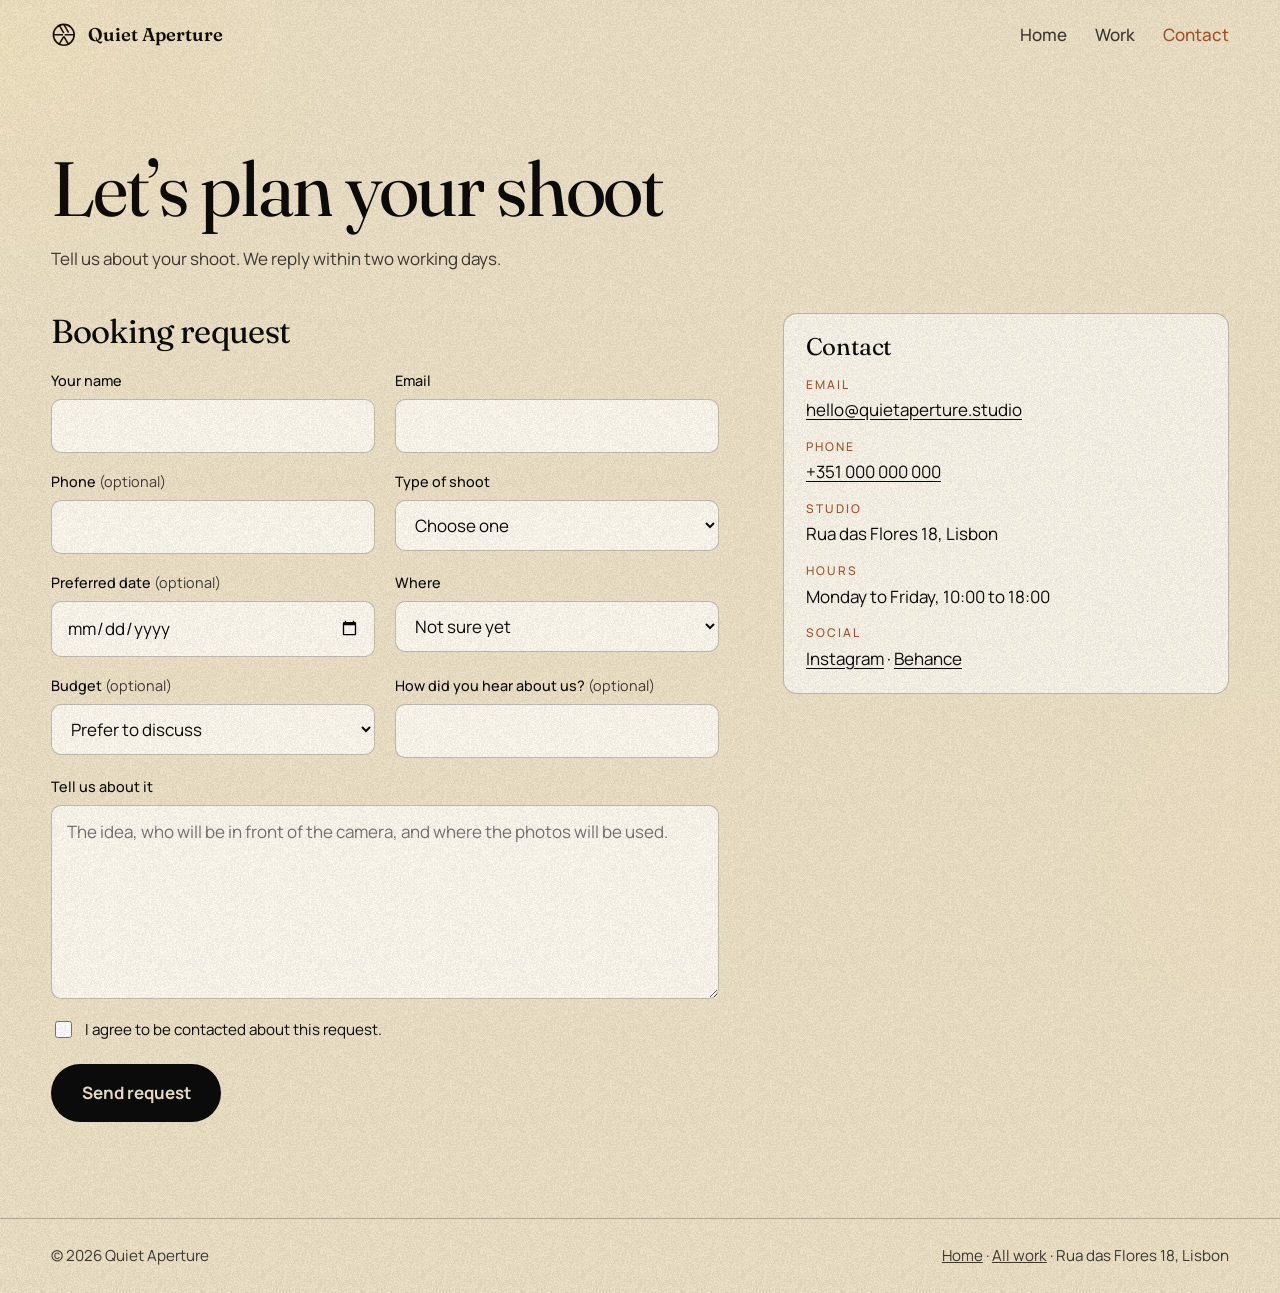
<file: contact.html>
<!DOCTYPE html>
<html lang="en">
<head>
<meta charset="UTF-8">
<meta name="viewport" content="width=device-width, initial-scale=1">
<title>Book a shoot, Quiet Aperture</title>
<meta name="description" content="Request a booking with Quiet Aperture: portraits, fashion, editorial, brand work and event coverage in Lisbon.">
<meta name="theme-color" content="#efe3c8">
<script>try{if(sessionStorage.getItem("fxiris")&&!matchMedia("(prefers-reduced-motion: reduce)").matches)document.documentElement.classList.add("fx-cover")}catch(e){}</script>
<link rel="icon" href="data:image/svg+xml,%3Csvg xmlns=%27http://www.w3.org/2000/svg%27 viewBox=%270 0 32 32%27 fill=%27none%27 stroke=%27%230b0b0b%27 stroke-width=%272%27%3E%3Ccircle cx=%2716%27 cy=%2716%27 r=%2713%27/%3E%3Cpath d=%27M16 3l6 10.4M29 16H17M22 28.4L16 18M10 28.4l6-10.4M3 16h12M10 3.6L16 14%27/%3E%3C/svg%3E">

<link rel="preconnect" href="https://fonts.googleapis.com">
<link rel="preconnect" href="https://fonts.gstatic.com" crossorigin>
<link href="https://fonts.googleapis.com/css2?family=Fraunces:ital,wght@0,400;0,600;1,400&family=Manrope:wght@400;500;700&display=swap" rel="stylesheet">
<link rel="stylesheet" href="css/work.css">
<link rel="stylesheet" href="css/contact.css">
<link rel="stylesheet" href="css/fx.css">
</head>
<body>

<header>
  <a class="logo" href="index.html" aria-label="Quiet Aperture, home">
    <svg viewBox="0 0 32 32" fill="none" stroke="#0b0b0b" stroke-width="2" aria-hidden="true"><circle cx="16" cy="16" r="13"/><path d="M16 3l6 10.4M29 16H17M22 28.4L16 18M10 28.4l6-10.4M3 16h12M10 3.6L16 14"/></svg>
    Quiet Aperture
  </a>
  <nav aria-label="Main">
    <a href="index.html">Home</a>
    <a href="work.html">Work</a>
    <a href="contact.html" aria-current="page">Contact</a>
  </nav>
</header>

<main>
  <section class="intro">
    <h1>Let&rsquo;s plan your shoot</h1>
    <p class="lead">Tell us about your shoot. We reply within two working days.</p>
  </section>

  <div class="contact-grid">
    <form id="book" class="form" novalidate>
      <h2>Booking request</h2>

      <div class="row">
        <div class="field"><label for="name">Your name</label><input id="name" name="name" type="text" autocomplete="name" required></div>
        <div class="field"><label for="email">Email</label><input id="email" name="email" type="email" autocomplete="email" required></div>
      </div>
      <div class="row">
        <div class="field"><label for="phone">Phone <span>(optional)</span></label><input id="phone" name="phone" type="tel" autocomplete="tel"></div>
        <div class="field">
          <label for="service">Type of shoot</label>
          <select id="service" name="service" required>
            <option value="">Choose one</option>
            <option value="portrait">Portraits</option>
            <option value="fashion">Fashion and lookbooks</option>
            <option value="editorial">Editorial</option>
            <option value="brand">Brand and commercial</option>
            <option value="event">Event coverage</option>
            <option value="retouch">Retouching only</option>
            <option value="other">Something else</option>
          </select>
        </div>
      </div>

      <fieldset class="event" id="event-fields" hidden disabled>
        <legend>Event details</legend>
        <div class="row">
          <div class="field"><label for="event-name">Event</label><input id="event-name" name="event_name" type="text" placeholder="Wedding, launch, workshop"></div>
          <div class="field"><label for="event-date">Event date</label><input id="event-date" name="event_date" type="date"></div>
        </div>
        <div class="row">
          <div class="field"><label for="event-start">Start time</label><input id="event-start" name="event_start" type="time"></div>
          <div class="field">
            <label for="event-hours">Hours of coverage</label>
            <select id="event-hours" name="event_hours">
              <option value="">Not sure yet</option>
              <option>2 hours</option><option>4 hours</option><option>6 hours</option><option>8 hours</option><option>More than 8 hours</option>
            </select>
          </div>
        </div>
        <div class="row">
          <div class="field"><label for="event-venue">Venue and address</label><input id="event-venue" name="event_venue" type="text"></div>
          <div class="field"><label for="event-guests">Expected guests</label><input id="event-guests" name="event_guests" type="number" min="1" inputmode="numeric"></div>
        </div>
      </fieldset>

      <div class="row" id="date-row">
        <div class="field"><label for="date">Preferred date <span>(optional)</span></label><input id="date" name="date" type="date"></div>
        <div class="field">
          <label for="place">Where</label>
          <select id="place" name="place">
            <option value="">Not sure yet</option>
            <option>In our Lisbon studio</option>
            <option>On location, you tell us where</option>
          </select>
        </div>
      </div>
      <div class="row">
        <div class="field">
          <label for="budget">Budget <span>(optional)</span></label>
          <select id="budget" name="budget">
            <option value="">Prefer to discuss</option>
            <option>Under 500 EUR</option><option>500 to 1,000 EUR</option><option>1,000 to 2,500 EUR</option><option>2,500 EUR or more</option>
          </select>
        </div>
        <div class="field"><label for="source">How did you hear about us? <span>(optional)</span></label><input id="source" name="source" type="text"></div>
      </div>

      <div class="field"><label for="message">Tell us about it</label><textarea id="message" name="message" rows="6" required placeholder="The idea, who will be in front of the camera, and where the photos will be used."></textarea></div>

      <div class="hp" aria-hidden="true"><label>Leave this empty <input type="text" name="website" tabindex="-1" autocomplete="off"></label></div>

      <label class="check"><input type="checkbox" id="consent" name="consent" required> I agree to be contacted about this request.</label>

      <div class="actions">
        <button class="btn primary" type="submit">Send request</button>
        <span class="status" id="status" role="status" aria-live="polite"></span>
      </div>
    </form>

    <aside class="side">
      <div class="card">
        <h2>Contact</h2>
        <dl>
          <div><dt>Email</dt><dd><a href="mailto:hello@quietaperture.studio">hello@quietaperture.studio</a></dd></div>
          <div><dt>Phone</dt><dd><a href="tel:+351000000000">+351 000 000 000</a></dd></div>
          <div><dt>Studio</dt><dd>Rua das Flores 18, Lisbon</dd></div>
          <div><dt>Hours</dt><dd>Monday to Friday, 10:00 to 18:00</dd></div>
          <div><dt>Social</dt><dd><a href="#">Instagram</a> &middot; <a href="#">Behance</a></dd></div>
        </dl>
      </div>

    </aside>
  </div>
</main>

<footer>
  <span>&copy; 2026 Quiet Aperture</span>
  <span><a href="index.html">Home</a> &middot; <a href="work.html">All work</a> &middot; Rua das Flores 18, Lisbon</span>
</footer>

<script src="js/contact.js"></script>
<script src="js/fx.js"></script>
</body>
</html>
</file>
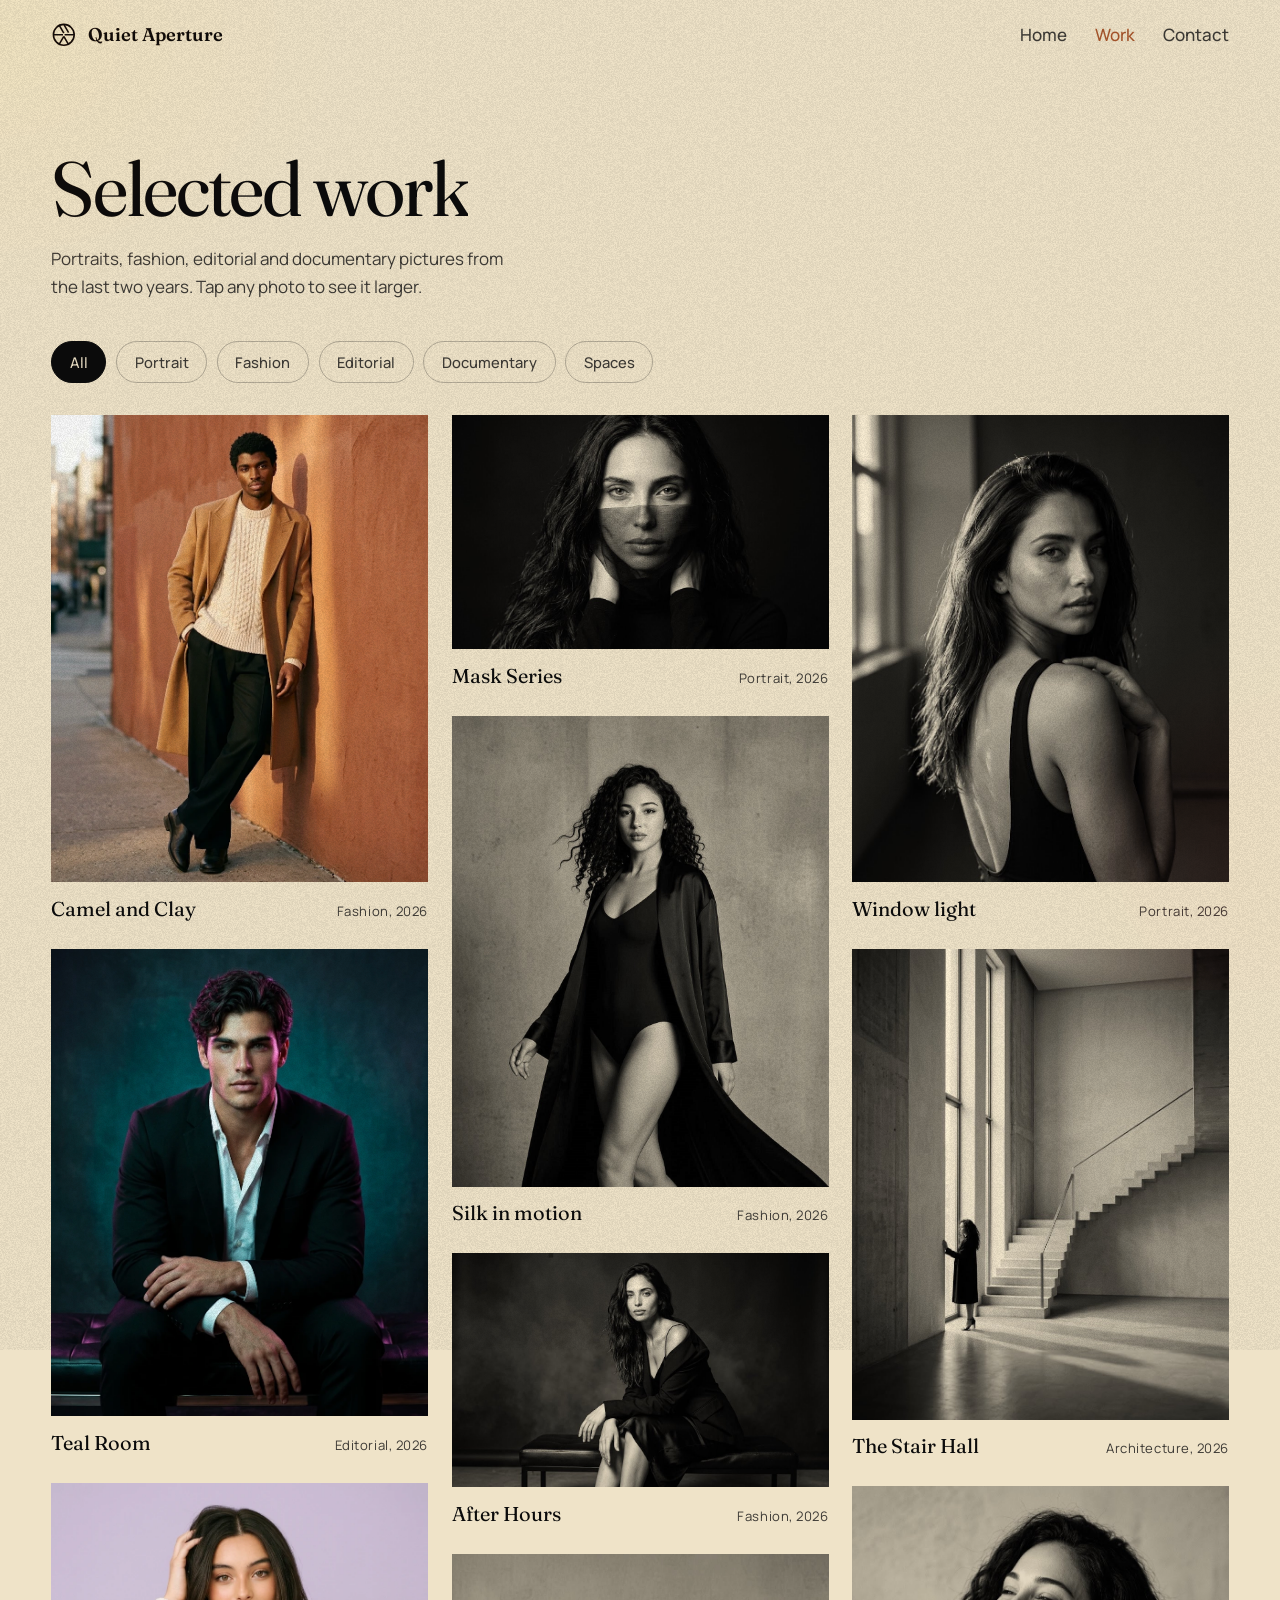
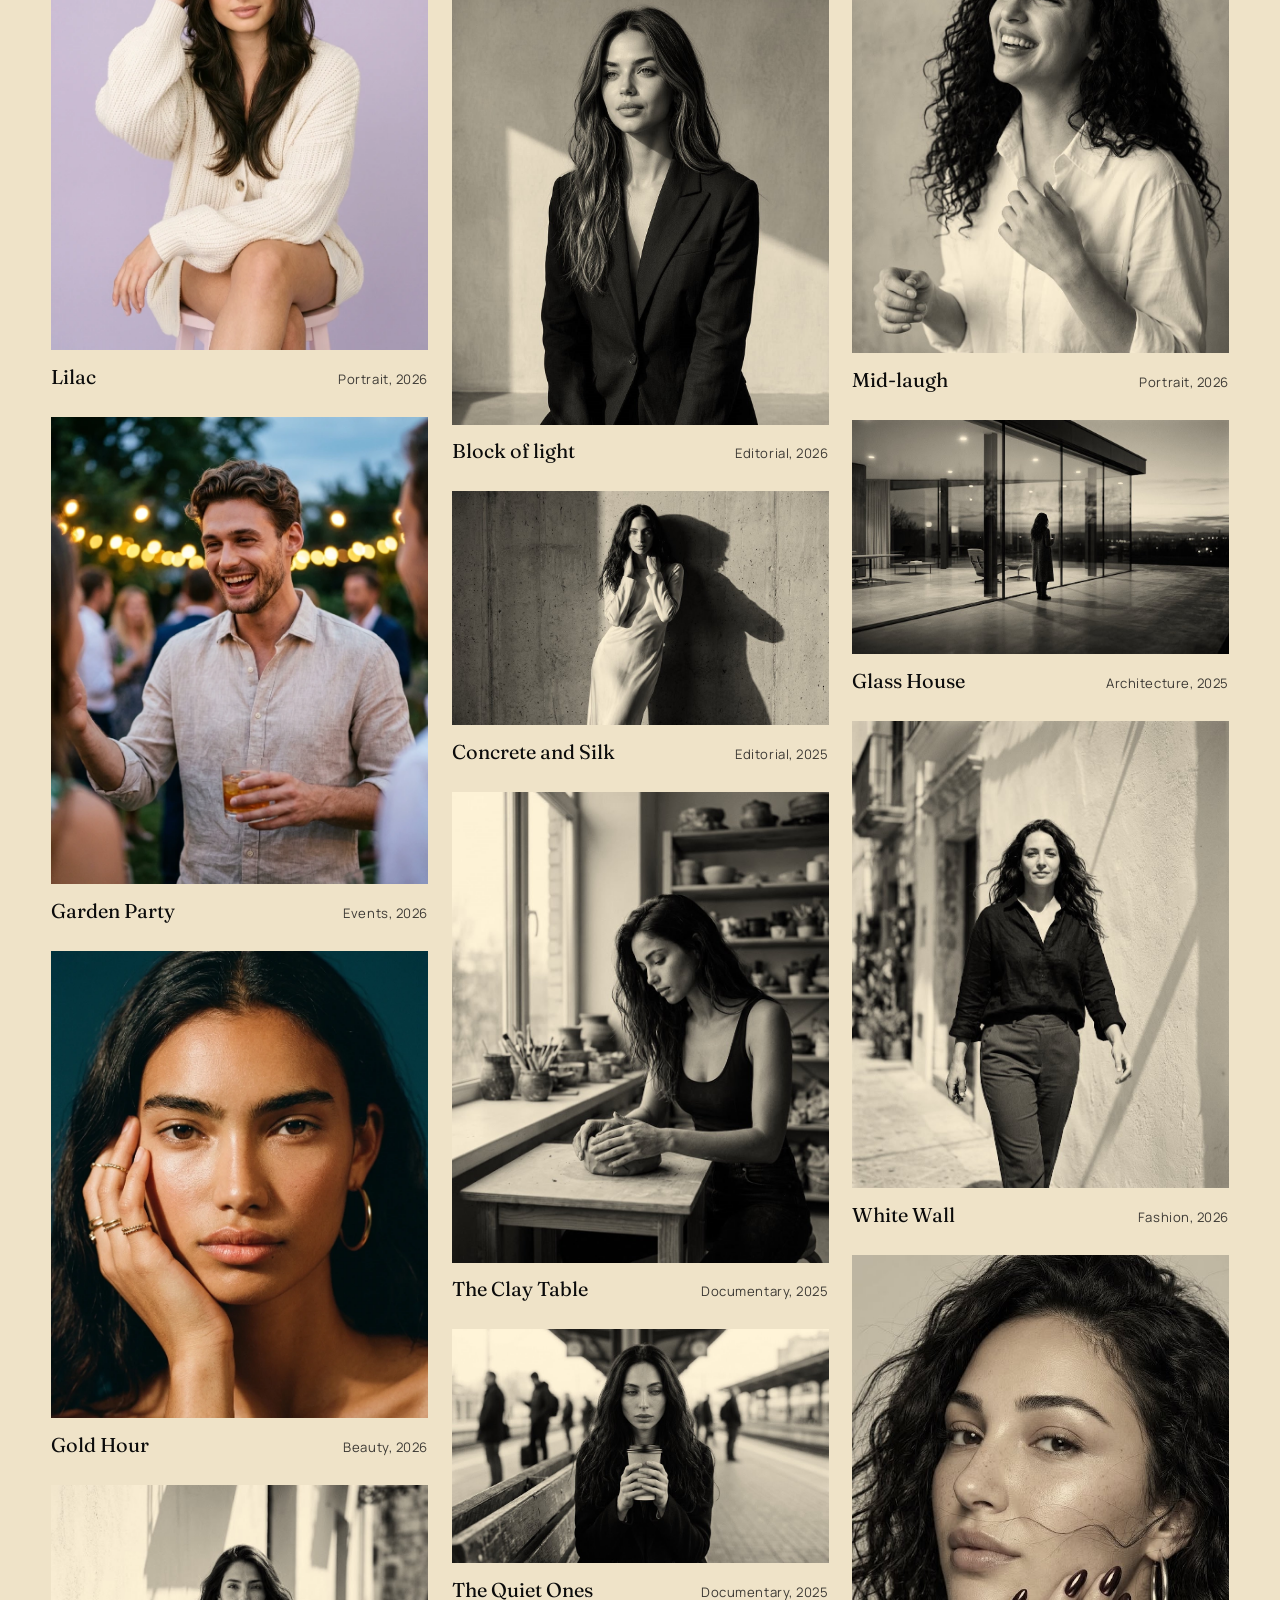
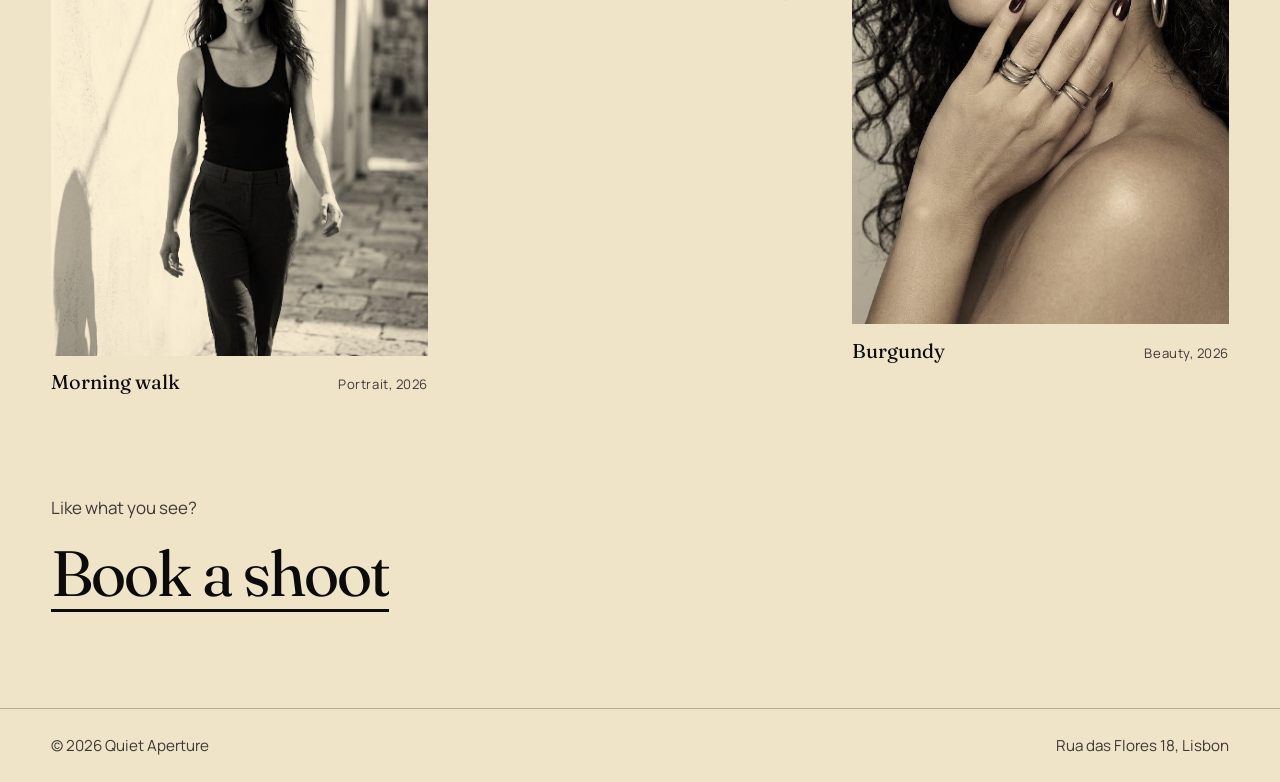
<file: work.html>
<!DOCTYPE html>
<html lang="en">
<head>
<meta charset="UTF-8">
<meta name="viewport" content="width=device-width, initial-scale=1">
<title>Work, Quiet Aperture</title>
<meta name="description" content="Selected portrait, fashion, editorial and documentary work from Quiet Aperture in Lisbon.">
<meta name="theme-color" content="#efe3c8">
<script>try{if(sessionStorage.getItem("fxiris")&&!matchMedia("(prefers-reduced-motion: reduce)").matches)document.documentElement.classList.add("fx-cover")}catch(e){}</script>
<link rel="icon" href="data:image/svg+xml,%3Csvg xmlns=%27http://www.w3.org/2000/svg%27 viewBox=%270 0 32 32%27 fill=%27none%27 stroke=%27%230b0b0b%27 stroke-width=%272%27%3E%3Ccircle cx=%2716%27 cy=%2716%27 r=%2713%27/%3E%3Cpath d=%27M16 3l6 10.4M29 16H17M22 28.4L16 18M10 28.4l6-10.4M3 16h12M10 3.6L16 14%27/%3E%3C/svg%3E">

<!--
  HOW TO ADD A PHOTO
  Copy one <figure> block below, change the file name, width, height (the real pixel size), the title and the
  data-cat (portrait, fashion, editorial, documentary or space). Put the image in the "images" folder.
-->

<link rel="preconnect" href="https://fonts.googleapis.com">
<link rel="preconnect" href="https://fonts.gstatic.com" crossorigin>
<link href="https://fonts.googleapis.com/css2?family=Fraunces:ital,wght@0,400;0,600;1,400&family=Manrope:wght@400;500;700&display=swap" rel="stylesheet">

<link rel="stylesheet" href="css/work.css">
<link rel="stylesheet" href="css/fx.css">
</head>
<body>

<header>
  <a class="logo" href="index.html" aria-label="Quiet Aperture, home">
    <svg viewBox="0 0 32 32" fill="none" stroke="#0b0b0b" stroke-width="2" aria-hidden="true"><circle cx="16" cy="16" r="13"/><path d="M16 3l6 10.4M29 16H17M22 28.4L16 18M10 28.4l6-10.4M3 16h12M10 3.6L16 14"/></svg>
    Quiet Aperture
  </a>
  <nav aria-label="Main">
    <a href="index.html">Home</a>
    <a href="work.html" aria-current="page">Work</a>
    <a href="contact.html">Contact</a>
  </nav>
</header>

<main>
  <section class="intro">
    <h1>Selected work</h1>
    <p class="lead">Portraits, fashion, editorial and documentary pictures from the last two years. Tap any photo to see it larger.</p>
  </section>

  <div class="filters" role="group" aria-label="Filter by type">
    <button type="button" aria-pressed="true" data-filter="all">All</button>
    <button type="button" aria-pressed="false" data-filter="portrait">Portrait</button>
    <button type="button" aria-pressed="false" data-filter="fashion">Fashion</button>
    <button type="button" aria-pressed="false" data-filter="editorial">Editorial</button>
    <button type="button" aria-pressed="false" data-filter="documentary">Documentary</button>
    <button type="button" aria-pressed="false" data-filter="space">Spaces</button>
  </div>

  <div class="grid">
    <figure data-cat="fashion"><button class="ph" type="button"><img src="images/colour/fashion-camel-coat.webp" width="825" height="1024" loading="lazy" decoding="async" alt="A man in a camel coat leans against a terracotta wall in golden light."></button><figcaption><b>Camel and Clay</b><span>Fashion, 2026</span></figcaption></figure>
    <figure data-cat="editorial"><button class="ph" type="button"><img src="images/colour/editorial-teal-magenta.webp" width="825" height="1024" loading="lazy" decoding="async" alt="A man in a black blazer sits on a leather bench against a deep teal wall."></button><figcaption><b>Teal Room</b><span>Editorial, 2026</span></figcaption></figure>
    <figure data-cat="portrait"><button class="ph" type="button"><img src="images/colour/portrait-lilac.webp" width="825" height="1024" loading="lazy" decoding="async" alt="A woman in a cream cardigan sits on a pink stool against a lilac backdrop."></button><figcaption><b>Lilac</b><span>Portrait, 2026</span></figcaption></figure>
    <figure data-cat="documentary"><button class="ph" type="button"><img src="images/colour/event-garden-party.webp" width="825" height="1024" loading="lazy" decoding="async" alt="A man laughs at an evening garden party under string lights."></button><figcaption><b>Garden Party</b><span>Events, 2026</span></figcaption></figure>
    <figure data-cat="portrait"><button class="ph" type="button"><img src="images/colour/beauty-gold.webp" width="825" height="1024" loading="lazy" decoding="async" alt="A close beauty portrait with gold rings and a hoop earring against a teal backdrop."></button><figcaption><b>Gold Hour</b><span>Beauty, 2026</span></figcaption></figure>
    <figure data-cat="portrait"><button class="ph" type="button"><img src="images/capture-portraits.jpg" width="819" height="1024" loading="lazy" decoding="async" alt="A woman in a black top walks toward the camera along a sunlit white wall."></button><figcaption><b>Morning walk</b><span>Portrait, 2026</span></figcaption></figure>
    <figure data-cat="portrait"><button class="ph" type="button"><img src="images/work-mask-series.jpg" width="1024" height="637" loading="lazy" decoding="async" alt="A woman with a sheer black veil over the lower half of her face, looking into the camera."></button><figcaption><b>Mask Series</b><span>Portrait, 2026</span></figcaption></figure>
    <figure data-cat="fashion"><button class="ph" type="button"><img src="images/capture-fashion.jpg" width="1125" height="1406" loading="lazy" decoding="async" alt="A model in a long black silk coat caught mid-step against a concrete wall."></button><figcaption><b>Silk in motion</b><span>Fashion, 2026</span></figcaption></figure>
    <figure data-cat="fashion"><button class="ph" type="button"><img src="images/work-after-hours.jpg" width="1024" height="637" loading="lazy" decoding="async" alt="A woman in a black jacket and satin dress seated on a leather bench in a dark studio."></button><figcaption><b>After Hours</b><span>Fashion, 2026</span></figcaption></figure>
    <figure data-cat="editorial"><button class="ph" type="button"><img src="images/capture-editorial.jpg" width="1125" height="1406" loading="lazy" decoding="async" alt="A woman in a black blazer seated on a stool with a diagonal block of light on the wall behind her."></button><figcaption><b>Block of light</b><span>Editorial, 2026</span></figcaption></figure>
    <figure data-cat="editorial"><button class="ph" type="button"><img src="images/work-concrete-silk.jpg" width="1024" height="637" loading="lazy" decoding="async" alt="A woman in a pale silk dress leaning on a concrete wall, her shadow beside her."></button><figcaption><b>Concrete and Silk</b><span>Editorial, 2025</span></figcaption></figure>
    <figure data-cat="documentary"><button class="ph" type="button"><img src="images/capture-documentary.jpg" width="819" height="1024" loading="lazy" decoding="async" alt="A woman shaping clay at a wooden table beside a large window in a ceramic workshop."></button><figcaption><b>The Clay Table</b><span>Documentary, 2025</span></figcaption></figure>
    <figure data-cat="documentary"><button class="ph" type="button"><img src="images/work-quiet-ones.jpg" width="1024" height="637" loading="lazy" decoding="async" alt="A woman holding a paper cup on a station platform while commuters blur behind her."></button><figcaption><b>The Quiet Ones</b><span>Documentary, 2025</span></figcaption></figure>
    <figure data-cat="portrait"><button class="ph" type="button"><img src="images/more-over-shoulder.jpg" width="825" height="1024" loading="lazy" decoding="async" alt="A woman looks back over her bare shoulder, lit by a window."></button><figcaption><b>Window light</b><span>Portrait, 2026</span></figcaption></figure>
    <figure data-cat="space"><button class="ph" type="button"><img src="images/capture-spaces.jpg" width="819" height="1024" loading="lazy" decoding="async" alt="A small figure in a black coat stands beside a tall window next to a long concrete staircase."></button><figcaption><b>The Stair Hall</b><span>Architecture, 2026</span></figcaption></figure>
    <figure data-cat="portrait"><button class="ph" type="button"><img src="images/more-laughing.jpg" width="825" height="1024" loading="lazy" decoding="async" alt="A woman with long dark curls laughs, head turned to the side, in a white shirt."></button><figcaption><b>Mid-laugh</b><span>Portrait, 2026</span></figcaption></figure>
    <figure data-cat="space"><button class="ph" type="button"><img src="images/work-glass-house.jpg" width="1024" height="637" loading="lazy" decoding="async" alt="A small figure stands inside a glass house at dusk."></button><figcaption><b>Glass House</b><span>Architecture, 2025</span></figcaption></figure>
    <figure data-cat="fashion"><button class="ph" type="button"><img src="images/more-walking-linen.jpg" width="825" height="1024" loading="lazy" decoding="async" alt="A woman in a black linen shirt walks along a sunlit white wall."></button><figcaption><b>White Wall</b><span>Fashion, 2026</span></figcaption></figure>
    <figure data-cat="portrait"><button class="ph" type="button"><img src="images/more-beauty.jpg" width="576" height="1024" loading="lazy" decoding="async" alt="A close beauty portrait with burgundy nails, silver rings and a hoop earring."></button><figcaption><b>Burgundy</b><span>Beauty, 2026</span></figcaption></figure>
  </div>

  <section class="cta">
    <p class="lead">Like what you see?</p>
    <a class="big" href="contact.html#book">Book a shoot</a>
  </section>
</main>

<footer>
  <span>&copy; 2026 Quiet Aperture</span>
  <span>Rua das Flores 18, Lisbon</span>
</footer>

<div class="viewer" role="dialog" aria-modal="true" aria-label="Photo viewer">
  <button type="button" class="close">Close</button>
  <img alt="">
  <p></p>
</div>

<script src="js/work.js"></script>
<script src="js/fx.js"></script>
</body>
</html>
</file>
<file: css/work.css>
:root {
  --bg: #efe3c8;
  --ink: #0b0b0b;
  --muted: #3d3a35;
  --line: rgba(11, 11, 11, 0.25);
  --paper-hi: #fbf6ea;
  --accent: #a8552a;
  --brass: #b89a5e;
  --display: "Fraunces", Georgia, "Times New Roman", serif;
  --body: "Manrope", "Helvetica Neue", Arial, sans-serif;
  --pad: clamp(1.25rem, 4vw, 3.5rem);
}
*, *::before, *::after { box-sizing: border-box; }
body { margin: 0; background: var(--bg); color: var(--ink); font-family: var(--body); font-size: 1.0625rem; line-height: 1.65; -webkit-font-smoothing: antialiased; }
a { color: inherit; }
:focus-visible { outline: 3px solid var(--accent); outline-offset: 4px; }

header { display: flex; justify-content: space-between; align-items: center; gap: 1.5rem; padding: 1.25rem var(--pad); }
.logo { display: inline-flex; align-items: center; gap: 0.7rem; font-family: var(--display); font-weight: 600; font-size: 1.15rem; text-decoration: none; }
.logo svg { width: 1.6rem; height: 1.6rem; }
nav { display: flex; gap: 1.75rem; }
nav a { text-decoration: none; color: var(--muted); font-weight: 500; }
nav a:hover, nav a[aria-current] { color: var(--accent); }

.intro { padding: clamp(2.5rem, 7vw, 5rem) var(--pad) 1.5rem; }
h1 { margin: 0 0 1rem; font-family: var(--display); font-weight: 400; font-size: clamp(2.4rem, 6vw, 5.5rem); line-height: 1.02; letter-spacing: -0.03em; }
.lead { margin: 0; color: var(--muted); max-width: 46ch; }

.filters { display: flex; flex-wrap: wrap; gap: 0.6rem; padding: 1rem var(--pad) 2rem; }
.filters button { font: inherit; font-size: 0.92rem; font-weight: 500; padding: 0.5rem 1.1rem; border-radius: 999px; border: 1px solid var(--line); background: none; color: var(--muted); cursor: pointer; }
.filters button:hover { color: var(--ink); }
.filters button[aria-pressed="true"] { background: var(--ink); border-color: var(--ink); color: var(--bg); }

.grid { columns: 3 320px; column-gap: clamp(0.8rem, 2vw, 1.5rem); padding: 0 var(--pad); }
figure { margin: 0 0 clamp(0.8rem, 2vw, 1.5rem); break-inside: avoid; }
figure[hidden] { display: none; }
.ph { display: block; width: 100%; padding: 0; border: 0; background: #dccdae; cursor: zoom-in; position: relative; overflow: hidden; }
.ph img { display: block; width: 100%; height: auto; transition: transform 0.6s cubic-bezier(0.2, 0.7, 0.2, 1); }
.ph:hover img { transform: scale(1.03); }
figcaption { display: flex; justify-content: space-between; align-items: baseline; gap: 1rem; padding-top: 0.6rem; }
figcaption b { font-family: var(--display); font-weight: 400; font-size: 1.25rem; }
figcaption span { font-size: 0.82rem; color: var(--muted); letter-spacing: 0.04em; }

.cta { padding: clamp(3rem, 8vw, 6rem) var(--pad) 0; }
.cta a.big { display: inline-block; margin-top: 1rem; font-family: var(--display); font-size: clamp(1.6rem, 5vw, 4rem); letter-spacing: -0.03em; line-height: 1.1; text-decoration: none; border-bottom: 0.06em solid var(--ink); overflow-wrap: anywhere; }
.cta a.big:hover { color: var(--accent); border-color: var(--accent); }
footer { margin-top: clamp(3rem, 8vw, 6rem); padding: 1.5rem var(--pad); border-top: 1px solid var(--line); display: flex; justify-content: space-between; gap: 1rem; flex-wrap: wrap; color: var(--muted); font-size: 0.95rem; }

/* full-size viewer */
.viewer { position: fixed; inset: 0; z-index: 50; background: rgba(239, 227, 200, 0.97); display: none; align-items: center; justify-content: center; padding: 3.5rem 1rem 1rem; }
.viewer.open { display: flex; }
.viewer img { max-width: 100%; max-height: 100%; width: auto; height: auto; object-fit: contain; }
.viewer p { position: absolute; left: var(--pad); bottom: 1rem; margin: 0; font-size: 0.9rem; color: var(--muted); }
.viewer button { position: absolute; top: 0.9rem; right: var(--pad); font: inherit; background: none; border: 0; color: var(--ink); cursor: pointer; padding: 0.5rem 0.25rem; border-bottom: 1px solid var(--line); }

@media (max-width: 640px) { nav { gap: 1.1rem; } .grid { columns: 1; } }
@media (prefers-reduced-motion: reduce) { .ph img { transition: none; } }

/* pictures pop up when you point at them */
figure { transition: scale 0.35s cubic-bezier(0.2, 0.7, 0.2, 1), box-shadow 0.35s; }
@media (hover: hover) {
  figure:hover { scale: 1.05; position: relative; z-index: 5; }
  figure:hover .ph { box-shadow: 0 22px 44px rgba(11, 11, 11, 0.35); }
}

/* phones */
@media (max-width: 640px) {
  header { padding: 1rem var(--pad); }
  .logo { font-size: 1.05rem; }
  .logo svg { width: 1.4rem; height: 1.4rem; }
  nav { gap: 0.9rem; font-size: 0.95rem; }
  nav a:nth-child(3) { display: none; }
  h1 { font-size: 2.2rem; }
  footer { flex-direction: column; gap: 0.4rem; }
  figure:hover { scale: 1; }
}
.logo { white-space: nowrap; }
@media (max-width: 480px) { nav a:nth-child(1) { display: none; } }
</file>
<file: css/contact.css>
/* Contact page: uses the base styles in work.css (header, footer, intro, buttons) */
.btn { display: inline-block; padding: 0.95rem 1.9rem; font: inherit; font-weight: 700; text-decoration: none; border-radius: 999px; border: 0; cursor: pointer; }
.btn.primary { background: var(--ink); color: var(--bg); }
.btn.primary:hover { background: var(--accent); }

.contact-grid { display: grid; grid-template-columns: minmax(0, 1.5fr) minmax(0, 1fr); gap: clamp(2rem, 5vw, 5rem); padding: 1rem var(--pad) 0; align-items: start; }
h2 { margin: 0 0 1.25rem; font-family: var(--display); font-weight: 400; font-size: clamp(1.6rem, 2.6vw, 2.2rem); line-height: 1.1; letter-spacing: -0.02em; }

.form { scroll-margin-top: 1.5rem; }
.row { display: grid; grid-template-columns: 1fr 1fr; gap: 1rem 1.25rem; }
.field { display: flex; flex-direction: column; gap: 0.35rem; margin-bottom: 1.1rem; min-width: 0; }
label { font-size: 0.9rem; font-weight: 500; }
label span { color: var(--muted); font-weight: 400; }
input[type="text"], input[type="email"], input[type="tel"], input[type="date"], input[type="time"], input[type="number"], select, textarea {
  width: 100%; font: inherit; color: var(--ink); background: #fffaf0;
  border: 1px solid var(--line); border-radius: 10px; padding: 0.75rem 0.9rem;
}
textarea { resize: vertical; min-height: 9rem; }
input:focus, select:focus, textarea:focus { outline: 3px solid var(--accent); outline-offset: 2px; border-color: var(--accent); }
input[aria-invalid="true"], select[aria-invalid="true"], textarea[aria-invalid="true"] { border-color: #a23b24; }
.field .err { color: #a23b24; font-size: 0.85rem; min-height: 0; }

.event { margin: 0 0 1.1rem; padding: 1.1rem 1.1rem 0; border: 1px solid var(--line); border-radius: 12px; }
.event[hidden] { display: none; }
.event legend { padding: 0 0.5rem; font-family: var(--display); font-size: 1.2rem; }

.check { display: flex; gap: 0.6rem; align-items: flex-start; font-weight: 400; font-size: 0.95rem; margin: 0.25rem 0 1.4rem; }
.check input { margin-top: 0.3rem; accent-color: var(--ink); width: 1.05rem; height: 1.05rem; }
.hp { position: absolute; left: -9999px; width: 1px; height: 1px; overflow: hidden; }
.actions { display: flex; flex-wrap: wrap; align-items: center; gap: 1rem; }
.status { font-size: 0.95rem; color: var(--muted); }
.status.ok { color: #3f6b2a; }
.status.bad { color: #a23b24; }

.side { display: grid; gap: 1.25rem; }
.card { border: 1px solid var(--line); border-radius: 14px; padding: 1.25rem 1.35rem; background: var(--paper-hi); }
.card h2 { font-size: 1.5rem; margin-bottom: 0.9rem; }
.card dl { margin: 0; display: grid; gap: 0.8rem; }
.card dt { font-size: 0.75rem; letter-spacing: 0.16em; text-transform: uppercase; color: var(--accent); font-weight: 500; }
.card dd { margin: 0.1rem 0 0; }
.card a { text-underline-offset: 3px; }

@media (max-width: 900px) { .contact-grid { grid-template-columns: 1fr; } }
@media (max-width: 560px) { .row { grid-template-columns: 1fr; } .btn { padding: 0.8rem 1.4rem; } }
</file>
<file: css/fx.css>
/* ===== Extra motion layer: bokeh, grain, cursor, tilt, iris transition ===== */

/* iris page transition: dark cover that is in place before the page paints */
html.fx-cover::before { content: ""; position: fixed; inset: 0; background: #0b0b0b; z-index: 300; animation: fx-safety 0.01s 4s forwards; }
@keyframes fx-safety { to { opacity: 0; visibility: hidden; } }
.fx-iris { position: fixed; inset: 0; z-index: 300; background: #0b0b0b; pointer-events: none; display: grid; place-items: center; clip-path: circle(0% at 50% 50%); }
.fx-iris svg { width: min(22vw, 120px); height: auto; opacity: 0; stroke: #efe3c8; fill: none; stroke-width: 1.6; }
.fx-iris.on svg { opacity: 1; animation: fx-spin 1.2s linear infinite; }
@keyframes fx-spin { to { transform: rotate(360deg); } }

/* film grain + warm light leak, over everything, never blocks clicks */
.fx-grain { position: fixed; inset: -50%; z-index: 250; pointer-events: none; opacity: 0.085; mix-blend-mode: multiply; background-size: 160px 160px; animation: fx-grain 0.9s steps(6) infinite; }
@keyframes fx-grain { 0% { transform: translate(0, 0); } 20% { transform: translate(-3%, 2%); } 40% { transform: translate(2%, -4%); } 60% { transform: translate(-4%, -2%); } 80% { transform: translate(3%, 3%); } 100% { transform: translate(0, 0); } }
.fx-leak { position: fixed; inset: -10%; z-index: 249; pointer-events: none; mix-blend-mode: soft-light; opacity: 0.55;
  background: radial-gradient(40vmax 30vmax at 8% 12%, rgba(255, 150, 60, 0.55), transparent 70%), radial-gradient(36vmax 28vmax at 96% 88%, rgba(255, 90, 90, 0.4), transparent 70%);
  animation: fx-leak 16s ease-in-out infinite alternate; }
@keyframes fx-leak { 0% { transform: translate3d(0, 0, 0) scale(1); } 100% { transform: translate3d(3%, -2%, 0) scale(1.12); } }

/* bokeh behind the hero text */
.fx-bokeh { position: absolute; inset: 0; width: 100%; height: 100%; z-index: 0; pointer-events: none; }

/* custom cursor: lens ring and dot (mouse only) */
.fx-cur, .fx-dot { position: fixed; left: 0; top: 0; z-index: 280; pointer-events: none; opacity: 0; transition: opacity 0.3s; will-change: transform; }
.fx-cur { width: 44px; height: 44px; margin: -22px 0 0 -22px; border-radius: 50%; border: 1.5px solid var(--accent, #a8552a); display: grid; place-items: center; transition: opacity 0.3s, width 0.3s, height 0.3s, margin 0.3s, background 0.3s, border-color 0.3s; }
.fx-cur span { font: 700 0.62rem/1 var(--body, sans-serif); letter-spacing: 0.14em; text-transform: uppercase; color: #fff; opacity: 0; transition: opacity 0.2s; }
.fx-dot { width: 6px; height: 6px; margin: -3px 0 0 -3px; border-radius: 50%; background: var(--accent, #a8552a); }
html.fx-mouse .fx-cur, html.fx-mouse .fx-dot { opacity: 1; }
.fx-cur.big { width: 84px; height: 84px; margin: -42px 0 0 -42px; background: rgba(168, 85, 42, 0.92); border-color: transparent; }
.fx-cur.big span { opacity: 1; }
.fx-cur.click { animation: fx-blink 0.35s ease-out; }
@keyframes fx-blink { 0% { box-shadow: 0 0 0 0 rgba(168, 85, 42, 0.55); } 100% { box-shadow: 0 0 0 26px rgba(168, 85, 42, 0); } }

/* tilt + glare on pictures */
.fx-tilt { transform-style: preserve-3d; will-change: transform; transition: transform 0.25s ease-out; }
.fx-tilt.fx-reset { transition: transform 0.6s cubic-bezier(0.2, 0.7, 0.2, 1); }
.fx-glare { position: absolute; inset: 0; pointer-events: none; z-index: 3; opacity: 0; transition: opacity 0.3s; background: radial-gradient(circle at var(--gx, 50%) var(--gy, 50%), rgba(255, 255, 255, 0.38), transparent 55%); mix-blend-mode: soft-light; }
.fx-tilt:hover > .fx-glare, .fx-hov:hover .fx-glare { opacity: 1; }
.fx-persp { perspective: 900px; }

/* scroll progress: a small iris that turns as you scroll */
.fx-prog { position: fixed; right: 12px; top: 50%; translate: 0 -50%; z-index: 45; width: 42px; height: 42px; color: #fff; mix-blend-mode: difference; opacity: 0; transition: opacity 0.6s; border: 0; background: none; padding: 0; cursor: pointer; }
.fx-prog.on { opacity: 0.9; }
.fx-prog svg { width: 100%; height: 100%; overflow: visible; }
.fx-prog .ring { fill: none; stroke: currentColor; stroke-width: 1.5; stroke-linecap: round; transform: rotate(-90deg); transform-origin: 50% 50%; }
.fx-prog .blades { fill: none; stroke: currentColor; stroke-width: 1.2; transform-origin: 50% 50%; }
.fx-prog .base { fill: none; stroke: currentColor; stroke-width: 1; opacity: 0.25; }

/* headings: words rise out of a mask */
.fxw { display: inline-block; overflow: hidden; vertical-align: top; padding-bottom: 0.16em; margin-bottom: -0.16em; }
.fxw > i { display: inline-block; font-style: inherit; transform: translateY(112%); transition: transform 0.9s cubic-bezier(0.2, 0.8, 0.2, 1); transition-delay: calc(var(--i, 0) * 70ms); }
.fx-split.fx-in .fxw > i { transform: none; }
.fx-fadeup { opacity: 0; transform: translateY(18px); transition: opacity 0.8s 0.25s, transform 0.8s 0.25s cubic-bezier(0.2, 0.8, 0.2, 1); }
.fx-fadeup.fx-in { opacity: 1; transform: none; }

/* work page: pictures rise in, and pop back when filtered */
.fx-up { opacity: 0; transform: translateY(40px) scale(0.97); }
.fx-up.fx-in { opacity: 1; transform: none; transition: opacity 0.8s, transform 0.9s cubic-bezier(0.2, 0.8, 0.2, 1); transition-delay: var(--d, 0ms); }
.grid figure.fx-pop { animation: fx-pop 0.6s cubic-bezier(0.2, 0.8, 0.2, 1) both; animation-delay: var(--d, 0ms); }
@keyframes fx-pop { from { opacity: 0; transform: translateY(26px) scale(0.94); } to { opacity: 1; transform: none; } }
.viewer.open img { animation: fx-zoom 0.55s cubic-bezier(0.2, 0.8, 0.2, 1); }
@keyframes fx-zoom { from { opacity: 0; transform: scale(0.86); filter: blur(10px); } to { opacity: 1; transform: none; filter: none; } }

/* phones, tablets: lighter, still alive */
@media (max-width: 899px) {
  .fx-grain { animation: none; opacity: 0.07; }
  .fx-leak { opacity: 0.4; }
  .fx-prog { width: 34px; height: 34px; right: 8px; }
}
@media (prefers-reduced-motion: reduce) {
  .fx-grain, .fx-leak, .fx-prog { display: none; }
  .fxw > i, .fx-fadeup, .fx-up { transition: none; transform: none; opacity: 1; }
}
</file>
